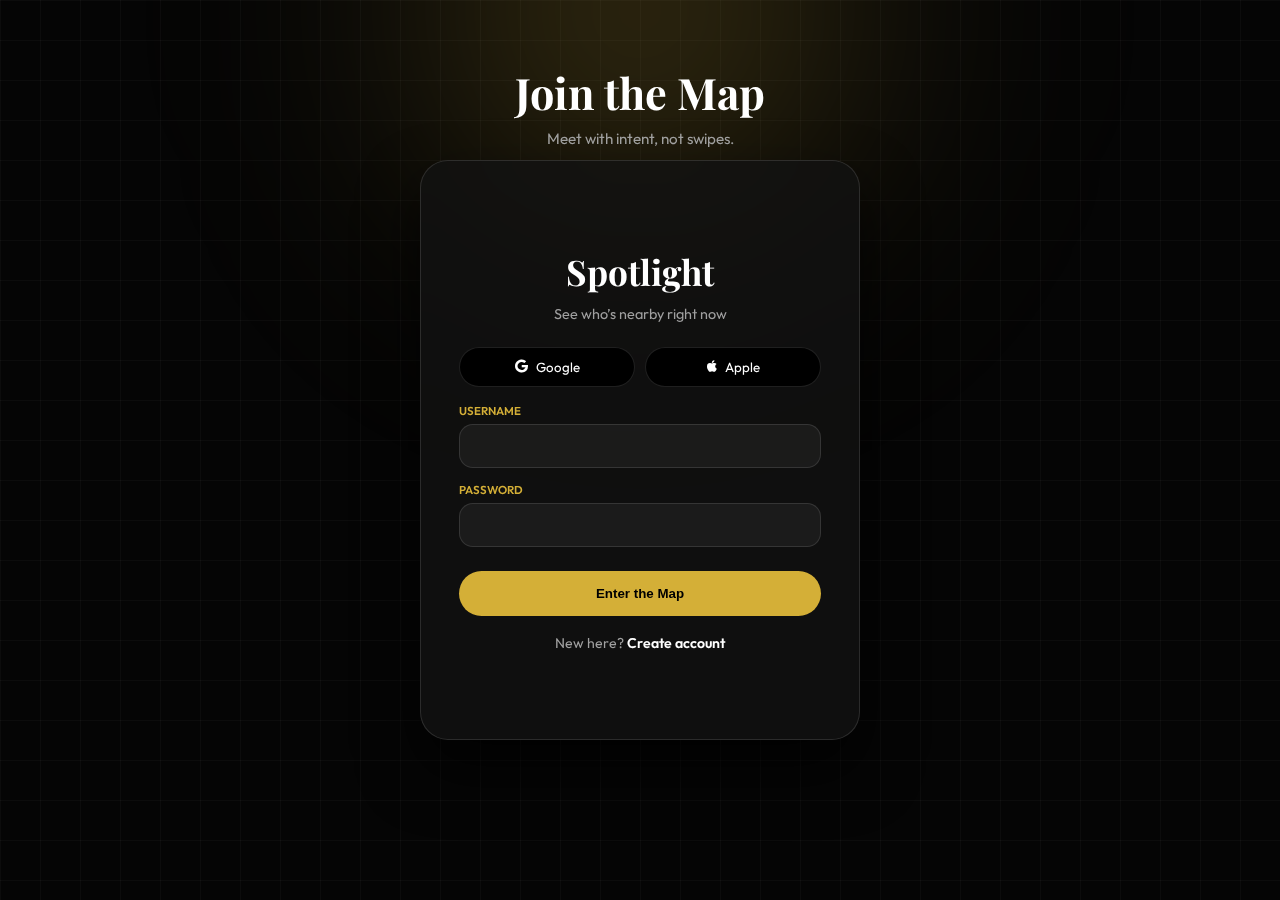
<file: templates/auth.html>
<!DOCTYPE html>
<html lang="en">
<head>
<meta charset="UTF-8">
<meta name="viewport" content="width=device-width, initial-scale=1.0">
<title>Spotlight | Join the Map</title>

<!-- Fonts -->
<link rel="preconnect" href="https://fonts.googleapis.com">
<link rel="preconnect" href="https://fonts.gstatic.com" crossorigin>
<link href="https://fonts.googleapis.com/css2?family=Outfit:wght@300;400;500;600&family=Playfair+Display:wght@600&display=swap" rel="stylesheet">

<!-- Icons -->
<link href="https://cdnjs.cloudflare.com/ajax/libs/font-awesome/6.4.0/css/all.min.css" rel="stylesheet">

<style>
:root{
  --gold:#d4af37;
  --gold-glow:rgba(212,175,55,.35);
  --bg:#050505;
  --glass:rgba(18,18,18,.78);
  --border:rgba(255,255,255,.12);
  --muted:#a0a0a0;
}

*{box-sizing:border-box}

html,body{
  margin:0;
  width:100%;
  height:100%;
  overflow:hidden;
}

body{
  background:var(--bg);
  color:#fff;
  font-family:'Outfit',sans-serif;
}

/* ===== BACKGROUND ===== */
.bg{
  position:fixed;
  inset:0;
  background-image:
    linear-gradient(rgba(255,255,255,.03) 1px, transparent 1px),
    linear-gradient(90deg, rgba(255,255,255,.03) 1px, transparent 1px);
  background-size:40px 40px;
  z-index:-3;
}

.glow{
  position:fixed;
  top:-35%;
  left:50%;
  transform:translateX(-50%);
  width:650px;
  height:650px;
  background:radial-gradient(circle,var(--gold-glow),transparent 65%);
  filter:blur(130px);
  z-index:-2;
}

/* ===== HERO ===== */
.hero{
  position:absolute;
  top:7%;
  width:100%;
  text-align:center;
  z-index:2;
}

.hero h1{
  font-family:'Playfair Display',serif;
  font-size:2.7rem;
  margin:0;
}

.hero p{
  margin-top:8px;
  color:var(--muted);
  font-size:.95rem;
}

/* ===== CENTER ===== */
.wrap{
  height:100%;
  display:flex;
  align-items:center;
  justify-content:center;
  perspective:1200px;
}

/* ===== FLIP ===== */
.flip{
  width:100%;
  max-width:440px;
  height:580px; /* ⬅️ increased */
  position:relative;
  transform-style:preserve-3d;
  transition:transform .85s cubic-bezier(.2,.8,.2,1);
}

.flip.flipped{transform:rotateY(-180deg)}

/* ===== CARD ===== */
.card{
  position:absolute;
  inset:0;
  background:var(--glass);
  border:1px solid var(--border);
  border-radius:28px;
  padding:38px;
  backdrop-filter:blur(22px);
  box-shadow:0 30px 60px rgba(0,0,0,.75);
  backface-visibility:hidden;
  display:flex;
  flex-direction:column;
}

.card-content{
  flex:1;
  display:flex;
  flex-direction:column;
  justify-content:center;
}

.backside{transform:rotateY(180deg)}

/* ===== SHAKE ===== */
.card.shake{animation:shake .45s}
@keyframes shake{
  0%,100%{transform:translateX(0)}
  25%{transform:translateX(-6px)}
  50%{transform:translateX(6px)}
  75%{transform:translateX(-4px)}
}

/* ===== TYPO ===== */
h2{
  margin:0;
  font-family:'Playfair Display',serif;
  font-size:2.2rem;
  text-align:center;
}

.subtitle{
  text-align:center;
  color:var(--muted);
  margin:10px 0 24px;
  font-size:.9rem;
}

/* ===== INPUTS ===== */
.group{margin-bottom:14px}

label{
  font-size:.72rem;
  text-transform:uppercase;
  color:var(--gold);
  font-weight:600;
  margin-bottom:6px;
  display:block;
}

input,select{
  width:100%;
  padding:13px 15px;
  border-radius:14px;
  background:rgba(255,255,255,.05);
  border:1px solid var(--border);
  color:#fff;
  font-size:.9rem;
}

input:focus,select:focus{
  outline:none;
  border-color:var(--gold);
  box-shadow:0 0 0 2px rgba(212,175,55,.15);
}

.row{display:flex;gap:12px}

/* ===== VIBES (FIXED) ===== */
.vibes{display:flex;flex-wrap:wrap;gap:8px}
.vibes input{display:none}

.vibe{
  border:1px solid var(--border);
  padding:7px 14px;
  border-radius:999px;
  font-size:.82rem;
  color:var(--muted);
  cursor:pointer;
  transition:.25s;
}

.vibe:hover{
  transform:translateY(-2px);
  box-shadow:0 0 10px var(--gold-glow);
}

.vibes input:checked + .vibe{
  background:var(--gold);
  color:#000;
  border-color:var(--gold);
  font-weight:600;
}

/* ===== BUTTON ===== */
.btn{
  width:100%;
  padding:15px;
  border-radius:999px;
  background:var(--gold);
  border:none;
  font-weight:700;
  cursor:pointer;
  transition:.25s;
  margin-top:10px;
}

.btn:hover{
  transform:translateY(-2px);
  box-shadow:0 0 20px var(--gold-glow);
}

/* ===== OAUTH ===== */
.oauth{
  display:grid;
  grid-template-columns:1fr 1fr;
  gap:10px;
  margin-bottom:16px;
}

.oauth-btn{
  padding:11px;
  border-radius:999px;
  border:1px solid var(--border);
  background:#000;
  color:#fff;
  font-size:.83rem;
  display:flex;
  align-items:center;
  justify-content:center;
  gap:8px;
  cursor:pointer;
  transition:.25s;
}

.oauth-btn:hover{
  border-color:var(--gold);
  box-shadow:0 0 10px var(--gold-glow);
}

/* ===== TOGGLE ===== */
.toggle{
  text-align:center;
  margin-top:18px;
  font-size:.88rem;
  color:var(--muted);
}

.toggle span{
  color:#fff;
  font-weight:600;
  cursor:pointer;
}

.toggle span:hover{color:var(--gold)}
</style>
</head>

<body>
<div class="bg"></div>
<div class="glow"></div>

<!-- HERO -->
<div class="hero">
  <h1>Join the Map</h1>
  <p>Meet with intent, not swipes.</p>
</div>

<div class="wrap">
<div class="flip {{ 'flipped' if show_signup else '' }}" id="flip">

<!-- LOGIN -->
<div class="card">
  <div class="card-content">
    <h2>Spotlight</h2>
    <p class="subtitle">See who’s nearby right now</p>

    <div class="oauth">
      <div class="oauth-btn"><i class="fab fa-google"></i> Google</div>
      <div class="oauth-btn"><i class="fab fa-apple"></i> Apple</div>
    </div>

    <form action="/login" method="POST">
      <div class="group">
        <label>Username</label>
        <input name="username" required>
      </div>
      <div class="group">
        <label>Password</label>
        <input type="password" name="password" required>
      </div>
      <button class="btn">Enter the Map</button>
    </form>

    <div class="toggle">New here? <span onclick="flip()">Create account</span></div>
  </div>
</div>

<!-- SIGNUP -->
<div class="card backside">
  <div class="card-content">
    <h2>Create Profile</h2>
    <p class="subtitle">Your intent. Your location.</p>

    <form action="/signup" method="POST" onsubmit="return validateAge()">
      <div class="group">
        <label>Username</label>
        <input name="username" required>
      </div>

      <div class="row">
        <div class="group" style="flex:1">
          <label>Gender</label>
          <select name="gender" required>
            <option disabled selected>Select</option>
            <option>Male</option>
            <option>Female</option>
            <option>Other</option>
          </select>
        </div>
        <div class="group" style="flex:1">
          <label>Birth Date</label>
          <input type="date" id="dob" name="dob" required style="color-scheme:dark">
        </div>
      </div>

      <div class="group">
        <label>Your Vibes</label>
        <div class="vibes">
          <input id="v1" type="checkbox" name="vibes" value="Chill">
          <label class="vibe" for="v1">☕ Chill</label>

          <input id="v2" type="checkbox" name="vibes" value="DeepTalks">
          <label class="vibe" for="v2">💬 Deep</label>

          <input id="v3" type="checkbox" name="vibes" value="Exploring">
          <label class="vibe" for="v3">🌍 Explore</label>

          <input id="v4" type="checkbox" name="vibes" value="Drinks">
          <label class="vibe" for="v4">🍸 Drinks</label>
        </div>
      </div>

      <div class="group">
        <label>Password</label>
        <input type="password" name="password" required>
      </div>

      <button class="btn">Join Spotlight</button>
    </form>

    <div class="toggle">Already here? <span onclick="flip()">Log in</span></div>
  </div>
</div>

</div>
</div>

<script>
function flip(){
  document.getElementById("flip").classList.toggle("flipped")
}
function validateAge(){
  const d=document.getElementById("dob").value;
  if(!d)return false;
  const b=new Date(d),t=new Date();
  let a=t.getFullYear()-b.getFullYear();
  if(t.getMonth()<b.getMonth()||(t.getMonth()==b.getMonth()&&t.getDate()<b.getDate()))a--;
  if(a<18){alert("You must be 18+ to join Spotlight.");return false;}
  return true;
}
</script>
</body>
</html>
</file>
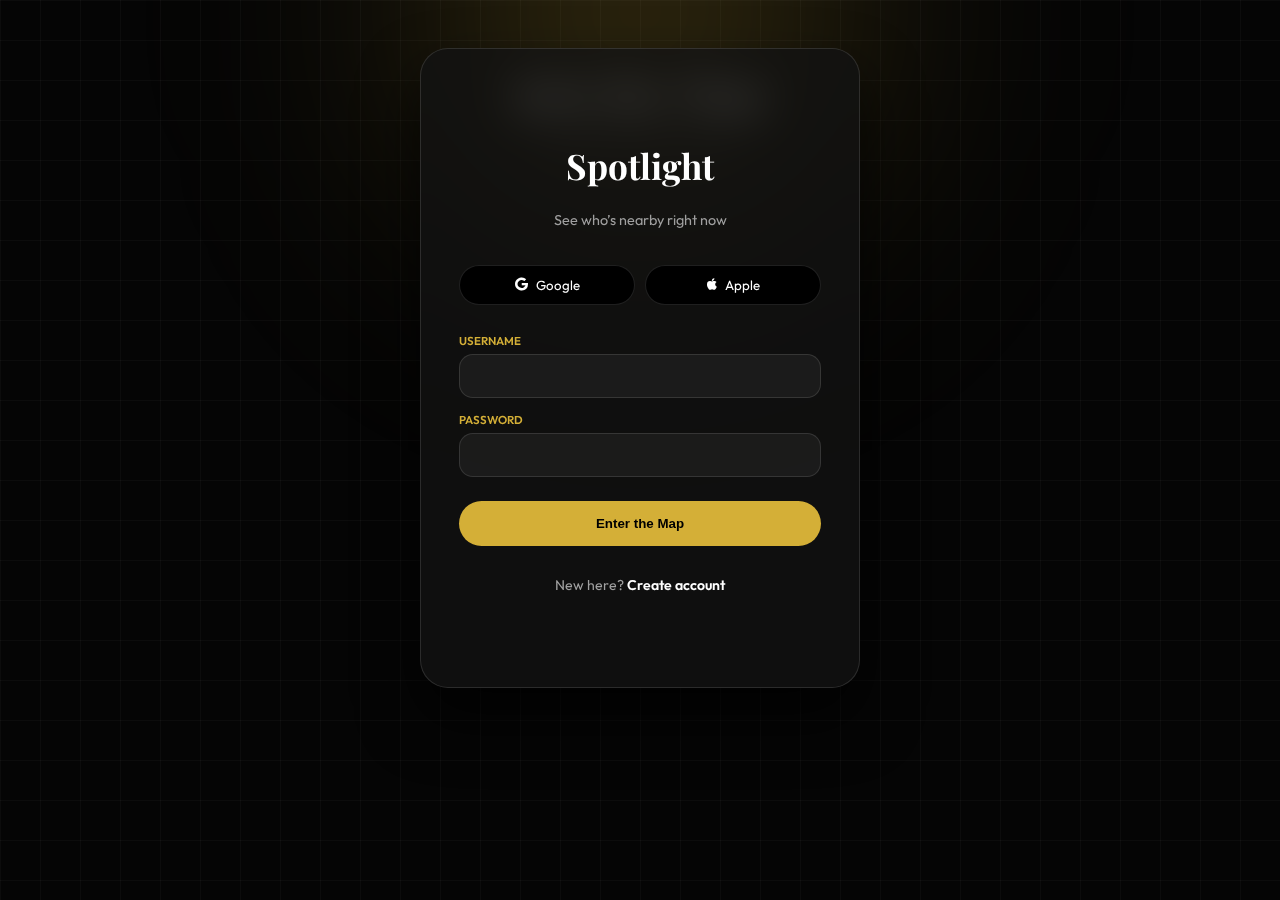
<file: spotlight_app/templates/auth.html>
<!DOCTYPE html>
<html lang="en">
<head>
<meta charset="UTF-8">
<meta name="viewport" content="width=device-width, initial-scale=1.0">
<title>Spotlight | Join the Map</title>

<!-- Fonts -->
<link rel="preconnect" href="https://fonts.googleapis.com">
<link rel="preconnect" href="https://fonts.gstatic.com" crossorigin>
<link href="https://fonts.googleapis.com/css2?family=Outfit:wght@300;400;500;600&family=Playfair+Display:wght@600&display=swap" rel="stylesheet">

<!-- Icons -->
<link href="https://cdnjs.cloudflare.com/ajax/libs/font-awesome/6.4.0/css/all.min.css" rel="stylesheet">

<style>
:root{
  --gold:#d4af37;
  --gold-glow:rgba(212,175,55,.35);
  --bg:#050505;
  --glass:rgba(18,18,18,.78);
  --border:rgba(255,255,255,.12);
  --muted:#a0a0a0;
}

*{box-sizing:border-box}

html,body{
  margin:0;
  width:100%;
  height:100%;
}

body{
  background:var(--bg);
  color:#fff;
  font-family:'Outfit',sans-serif;
  overflow-y:auto; /* allow natural flow; no card clipping */
}

/* ===== BACKGROUND ===== */
.bg{
  position:fixed;
  inset:0;
  background-image:
    linear-gradient(rgba(255,255,255,.03) 1px, transparent 1px),
    linear-gradient(90deg, rgba(255,255,255,.03) 1px, transparent 1px);
  background-size:40px 40px;
  z-index:-3;
}

.glow{
  position:fixed;
  top:-35%;
  left:50%;
  transform:translateX(-50%);
  width:650px;
  height:650px;
  background:radial-gradient(circle,var(--gold-glow),transparent 65%);
  filter:blur(130px);
  z-index:-2;
}

/* ===== HERO ===== */
.hero{
  position:absolute;
  top:7%;
  width:100%;
  text-align:center;
  z-index:1;
  pointer-events:none;
}

.hero h1{
  font-family:'Playfair Display',serif;
  font-size:2.7rem;
  margin:0;
}

.hero p{
  margin-top:8px;
  color:var(--muted);
  font-size:.95rem;
}

/* ===== CENTER ===== */
.wrap{
  min-height:100vh;
  display:flex;
  align-items:flex-start;
  justify-content:center;
  padding:48px 16px 32px;
  perspective:1200px;
  position:relative;
  z-index:3;
}

/* ===== FLIP ===== */
.flip{
  width:100%;
  max-width:440px;
  height:820px; /* register view */
  position:relative;
  transform-style:preserve-3d;
  transition:transform .85s cubic-bezier(.2,.8,.2,1);
  transition-property: transform, height;
}

.flip:not(.flipped){
  height:640px; /* compact login height */
}

.flip.flipped{transform:rotateY(-180deg)}

/* ===== CARD ===== */
.card{
  position:absolute;
  inset:0;
  background:var(--glass);
  border:1px solid var(--border);
  border-radius:28px;
  padding:38px;
  backdrop-filter:blur(22px);
  box-shadow:0 30px 60px rgba(0,0,0,.75);
  backface-visibility:hidden;
  display:flex;
  flex-direction:column;
}

.card-content{
  flex:1;
  display:flex;
  flex-direction:column;
  gap:12px;
  justify-content:center;
}

.backside{transform:rotateY(180deg)}

/* ===== SHAKE ===== */
.card.shake{animation:shake .45s}
@keyframes shake{
  0%,100%{transform:translateX(0)}
  25%{transform:translateX(-6px)}
  50%{transform:translateX(6px)}
  75%{transform:translateX(-4px)}
}

/* ===== TYPO ===== */
h2{
  margin:0;
  font-family:'Playfair Display',serif;
  font-size:2.2rem;
  text-align:center;
}

.subtitle{
  text-align:center;
  color:var(--muted);
  margin:10px 0 24px;
  font-size:.9rem;
}

/* ===== INPUTS ===== */
.group{margin-bottom:14px}

label{
  font-size:.72rem;
  text-transform:uppercase;
  color:var(--gold);
  font-weight:600;
  margin-bottom:6px;
  display:block;
}

input,select{
  width:100%;
  padding:13px 15px;
  border-radius:14px;
  background:rgba(255,255,255,.05);
  border:1px solid var(--border);
  color:#fff;
  font-size:.9rem;
}

textarea{
  width:100%;
  padding:13px 15px;
  border-radius:14px;
  background:rgba(255,255,255,.05);
  border:1px solid var(--border);
  color:#fff;
  font-size:.9rem;
  min-height:110px;
  resize:vertical;
}

input:focus,select:focus,textarea:focus{
  outline:none;
  border-color:var(--gold);
  box-shadow:0 0 0 2px rgba(212,175,55,.15);
}

.row{display:flex;gap:12px}

/* ===== VIBES (FIXED) ===== */
.vibes{display:flex;flex-wrap:wrap;gap:8px}
.vibes input{display:none}

.vibe{
  border:1px solid var(--border);
  padding:7px 14px;
  border-radius:999px;
  font-size:.82rem;
  color:var(--muted);
  cursor:pointer;
  transition:.25s;
}

.vibe:hover{
  transform:translateY(-2px);
  box-shadow:0 0 10px var(--gold-glow);
}

.vibes input:checked + .vibe{
  background:var(--gold);
  color:#000;
  border-color:var(--gold);
  font-weight:600;
}

/* ===== BUTTON ===== */
.btn{
  width:100%;
  padding:15px;
  border-radius:999px;
  background:var(--gold);
  border:none;
  font-weight:700;
  cursor:pointer;
  transition:.25s;
  margin-top:10px;
}

.btn:hover{
  transform:translateY(-2px);
  box-shadow:0 0 20px var(--gold-glow);
}

/* ===== OAUTH ===== */
.oauth{
  display:grid;
  grid-template-columns:1fr 1fr;
  gap:10px;
  margin-bottom:16px;
}

.oauth-btn{
  padding:11px;
  border-radius:999px;
  border:1px solid var(--border);
  background:#000;
  color:#fff;
  font-size:.83rem;
  display:flex;
  align-items:center;
  justify-content:center;
  gap:8px;
  cursor:pointer;
  transition:.25s;
}

.oauth-btn:hover{
  border-color:var(--gold);
  box-shadow:0 0 10px var(--gold-glow);
}

/* ===== TOGGLE ===== */
.toggle{
  text-align:center;
  margin-top:18px;
  font-size:.88rem;
  color:var(--muted);
}

.toggle span{
  color:#fff;
  font-weight:600;
  cursor:pointer;
}

.toggle span:hover{color:var(--gold)}
</style>
</head>

<body>
<div class="bg"></div>
<div class="glow"></div>

<!-- HERO -->
<div class="hero">
  <h1>Join the Map</h1>
  <p>Meet with intent, not swipes.</p>
</div>

<div class="wrap">
<div class="flip {{ 'flipped' if show_signup else '' }}" id="flip">

<!-- LOGIN -->
<div class="card">
  <div class="card-content">
    <h2>Spotlight</h2>
    <p class="subtitle">See who’s nearby right now</p>

    <div class="oauth">
      <div class="oauth-btn"><i class="fab fa-google"></i> Google</div>
      <div class="oauth-btn"><i class="fab fa-apple"></i> Apple</div>
    </div>

    <form action="/login" method="POST">
      <div class="group">
        <label>Username</label>
        <input name="username" required>
      </div>
      <div class="group">
        <label>Password</label>
        <input type="password" name="password" required>
      </div>
      <button class="btn">Enter the Map</button>
    </form>

    <div class="toggle">New here? <span onclick="flip()">Create account</span></div>
  </div>
</div>

<!-- SIGNUP -->
<div class="card backside">
  <div class="card-content">
    <h2>Create Profile</h2>
    <p class="subtitle">Your intent. Your location.</p>

    <form action="/signup" method="POST" onsubmit="return validateAge()">
      <div class="group">
        <label>Username</label>
        <input name="username" required>
      </div>

      <div class="row">
        <div class="group" style="flex:1">
          <label>Gender</label>
          <select name="gender" required>
            <option disabled selected>Select</option>
            <option>Male</option>
            <option>Female</option>
            <option>Other</option>
          </select>
        </div>
        <div class="group" style="flex:1">
          <label>Birth Date</label>
          <input type="date" id="dob" name="dob" required style="color-scheme:dark">
        </div>
      </div>

      <div class="group">
        <label>Your Vibes</label>
        <div class="vibes">
          <input id="v1" type="checkbox" name="vibes" value="Chill">
          <label class="vibe" for="v1">☕ Chill</label>

          <input id="v2" type="checkbox" name="vibes" value="DeepTalks">
          <label class="vibe" for="v2">💬 Deep</label>

          <input id="v3" type="checkbox" name="vibes" value="Exploring">
          <label class="vibe" for="v3">🌍 Explore</label>

          <input id="v4" type="checkbox" name="vibes" value="Drinks">
          <label class="vibe" for="v4">🍸 Drinks</label>
        </div>
      </div>

      <div class="group">
        <label>Phone</label>
        <input type="tel" name="phone" pattern="\+?[0-9\-\s]{7,20}" placeholder="+1 555 123 4567" required>
      </div>

      <div class="group">
        <label>Bio</label>
        <textarea name="bio" maxlength="280" placeholder="Share a short intro (max 280 chars)"></textarea>
      </div>

      <div class="group">
        <label>Password</label>
        <input type="password" name="password" required>
      </div>

      <button class="btn">Join Spotlight</button>
    </form>

    <div class="toggle">Already here? <span onclick="flip()">Log in</span></div>
  </div>
</div>

</div>
</div>

<script>
function flip(){
  document.getElementById("flip").classList.toggle("flipped")
}
function validateAge(){
  const d=document.getElementById("dob").value;
  if(!d)return false;
  const b=new Date(d),t=new Date();
  let a=t.getFullYear()-b.getFullYear();
  if(t.getMonth()<b.getMonth()||(t.getMonth()==b.getMonth()&&t.getDate()<b.getDate()))a--;
  if(a<18){alert("You must be 18+ to join Spotlight.");return false;}
  return true;
}
</script>
</body>
</html>
</file>
